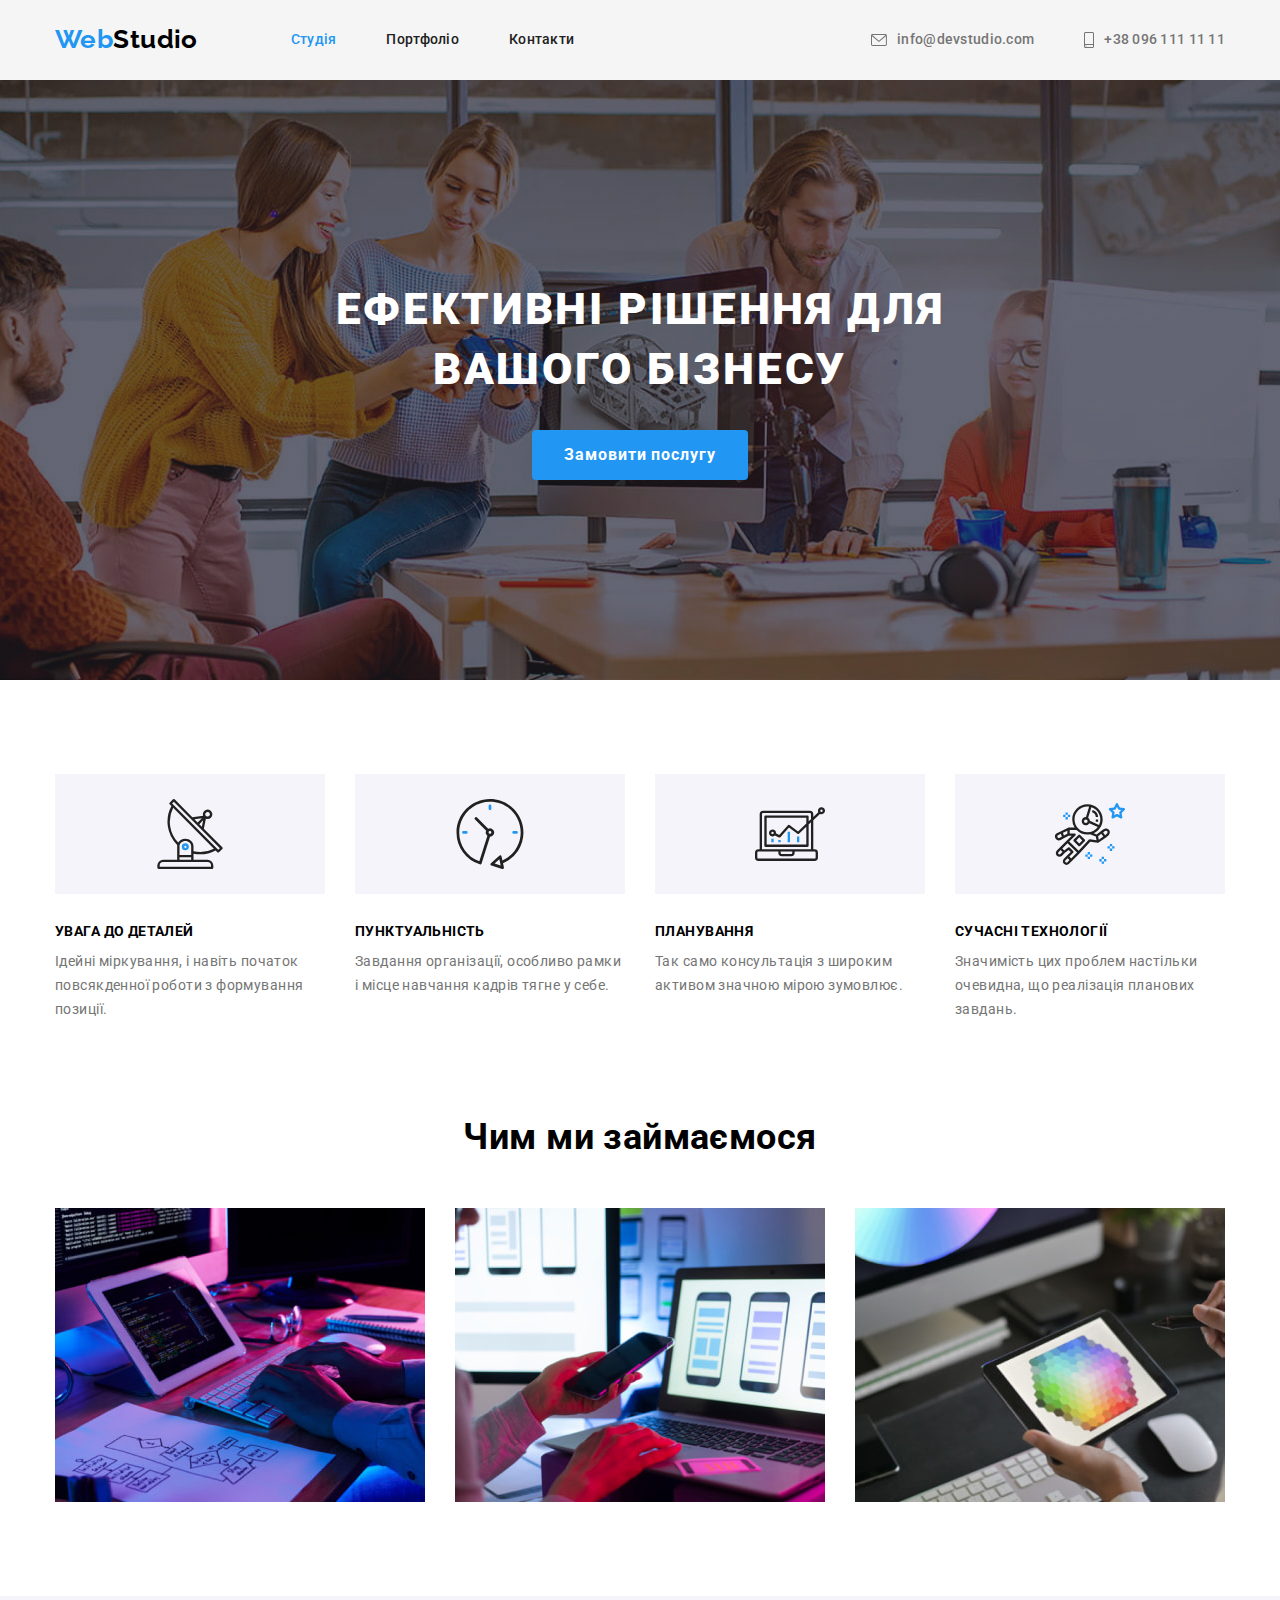
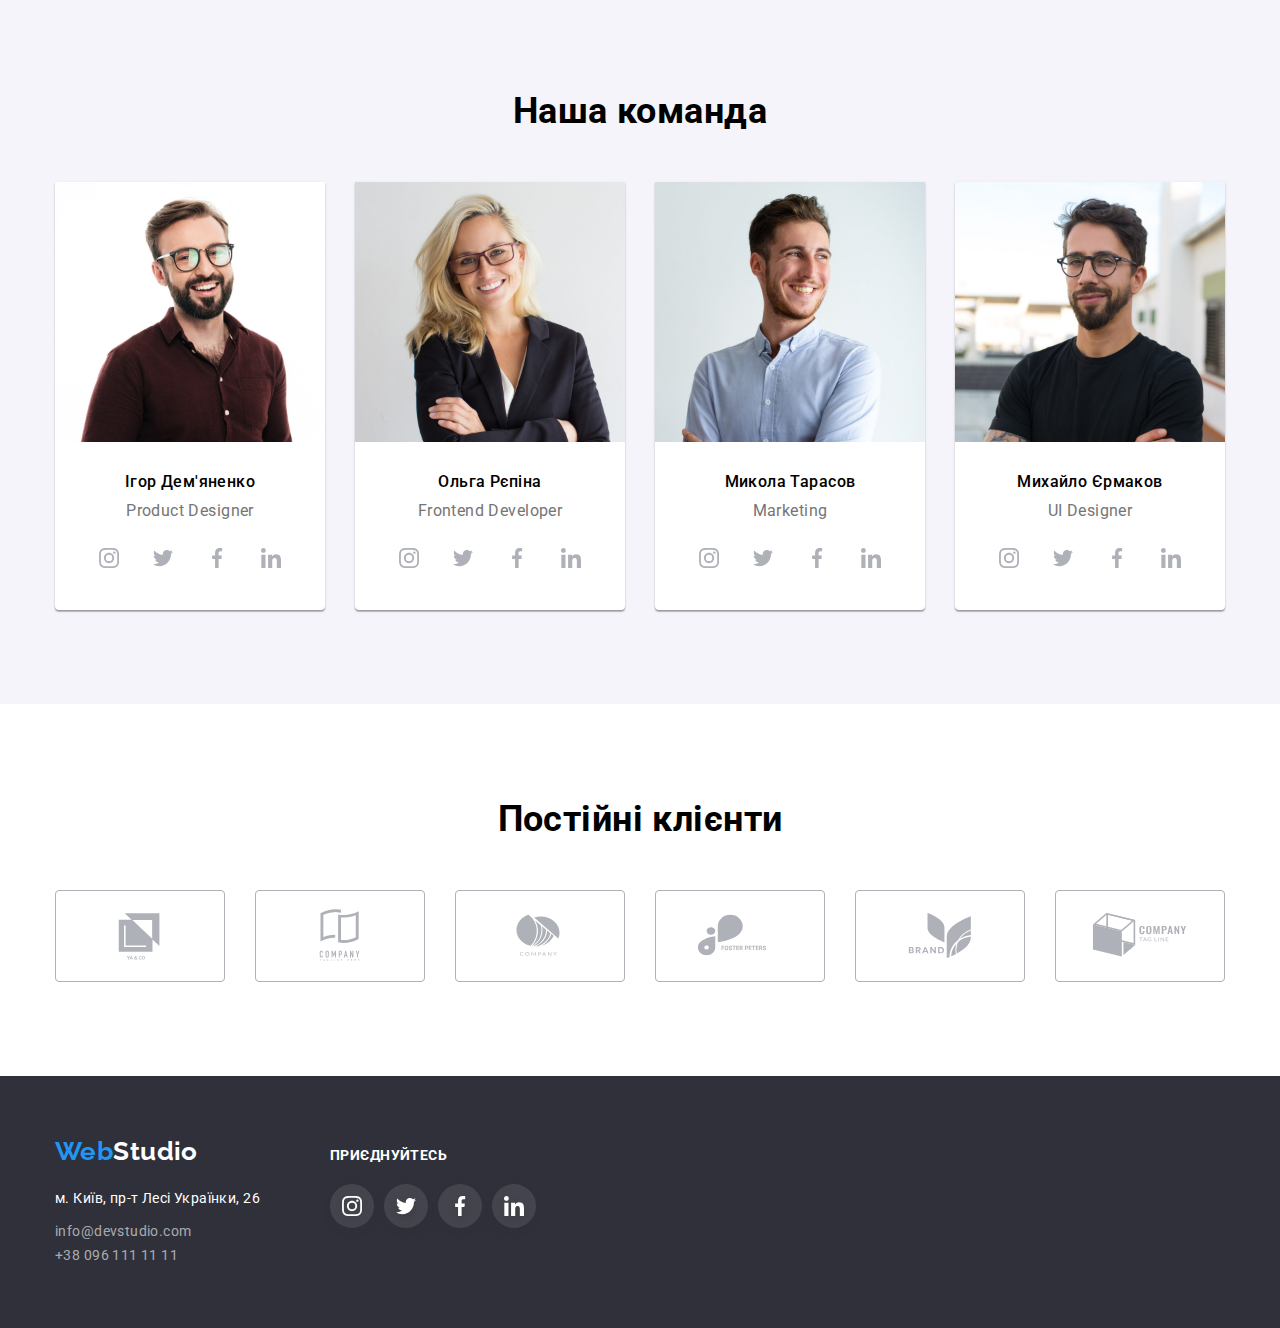
<file: index.html>
<!DOCTYPE html>
<html lang="uk">
<head>
    <meta charset="UTF-8">
    <meta http-equiv="X-UA-Compatible" content="IE=edge">
    <meta name="viewport" content="width=device-width, initial-scale=1.0">
    <title>WebStudio</title>
    <link rel="preconnect" href="https://fonts.googleapis.com">
    <link rel="preconnect" href="https://fonts.gstatic.com" crossorigin>
    <link href="https://fonts.googleapis.com/css2?family=Raleway:wght@700&family=Roboto:wght@400;500;700;900&display=swap"
        rel="stylesheet">
    <link rel="stylesheet" href="https://cdnjs.cloudflare.com/ajax/libs/modern-normalize/1.1.0/modern-normalize.min.css">
    <link rel="stylesheet" href="./styles.css">
</head>
<body class="page">
    <header class="header-page">
        <div class="container header-container">
            <nav class="site-nav">            
            <a class="logo link" href="/">Web<span class="site-logo link">Studio</span></a>
            <ul class="list-nav list">
                <li class="list-item header-item"><a class="link-nav active link" href="./main.html">Студія</a></li>
                <li class="list-item header-item"><a class="link-nav link" href="./portfolio.html">Портфоліо</a></li>
                <li class="list-item header-item"><a class="link-nav link" href="">Контакти</a></li>            
            </ul>
        </nav>

            <ul class="header-group list">
                <li class="list-item"><a class="link-contact link" href="mailto:info@devstudio.com">
                    <svg class="link-address" width="16" height="12">
                    <use href="./images/icons.svg#icon-mail"></use>
                </svg>info@devstudio.com</a></li>
                <li class="list-item"><a class="link-contact link" href="tel:+380961111111">
                    <svg class="link-address" width="10" height="16">
                    <use href="./images/icons.svg#icon-tel"></use>
                </svg>+38 096 111 11 11</a></li>
            </ul>
        </div>          
    </header>

    <main>
        <section class="hero">
            <div class="container hero-container">
            <h1 class="main-title">Ефективні рішення для вашого бізнесу</h1>
            <button class="btn-hero btn-hero-active" type="button">Замовити послугу</button>
            </div>
        </section>
        
        <section class="features section">
            <div class="container">
            <h2 hidden>Особливості</h2>
            <ul class="list list-features">
                <li class="list-item features-item">
                    <div class="icon-block"><svg class="feature-icon" width="70" height="70">
                        <use href="./images/icons.svg#icon-antenna"></use>
                    </svg></div>                
                    <h3 class="subtitle">УВАГА ДО ДЕТАЛЕЙ</h3>
                    <p class="desk">Ідейні міркування, і навіть початок повсякденної роботи з формування позиції.</p>
                </li>
                <li class="list-item features-item">
                    <div class="icon-block"><svg class="feature-icon" width="70" height="70">
                        <use href="./images/icons.svg#icon-clock"></use>
                    </svg></div>
                    <h3 class="subtitle">ПУНКТУАЛЬНІСТЬ</h3>
                    <p class="desk">Завдання організації, особливо рамки і місце навчання кадрів тягне у себе.</p>
                </li>
                <li class="list-item features-item">
                    <div class="icon-block"><svg class="feature-icon" width="70" height="70">
                        <use href="./images/icons.svg#icon-diagram"></use>
                    </svg></div>
                    <h3 class="subtitle">ПЛАНУВАННЯ</h3>
                    <p class="desk">Так само консультація з широким активом значною мірою зумовлює.</p>
                </li>
                <li class="list-item features-item">
                    <div class="icon-block"><svg class="feature-icon" width="70" height="70">
                        <use href="./images/icons.svg#icon-astronaut"></use>
                    </svg></div>
                    <h3 class="subtitle">СУЧАСНІ ТЕХНОЛОГІЇ</h3>
                    <p class="desk">Значимість цих проблем настільки очевидна, що реалізація планових завдань.</p>
                </li>
            </ul>
        </div>
        </section>
        
        <section class="services section">
            <div class="container">
            <h2 class="section-title ">Чим ми займаємося</h2>
            <ul class="list services-list">
                <li class="list-item services-item"><img class="img" src="./images/box1.jpg" alt="Верстка" width="370" height="294"></li>
                <li class="list-item services-item"><img class="img" src="./images/box2.jpg" alt="Створення мобільних додатків" width="370" height="294"></li>
                <li class="list-item services-item"><img class="img" src="./images/box3.jpg" alt="Створення ігр" width="370" height="294"></li>
            </ul>
        </div>
        </section>
        
        <section class="team section">
            <div class="container"><h2 class="section-title">Наша команда</h2>
            <ul class="list team-list">
                <li class="team-item">
                    <img class="img" src="./images/photo1.jpg" alt="Product Designer Photo" width="270" height="260">
                    <div class="card">
                        <h3 class="team-name">Ігор Дем'яненко</h3>
                        <p class="team-position">Product Designer</p>
                        <ul class="list socials">
                            <li class="list-item socials-item">
                                <a class="social-links"
                                    href="https://instagram.com"
                                    target="_blank"
                                    rel="noopener noreferrer"
                                    aria-label="Instagram"><svg class="socials-icon" width="20" height="20">
                                        <use href="./images/icons.svg#icon-instagram"></use>
                                    </svg>
                                </a>
                            </li>
                            <li class="list-item socials-item">
                                <a class="social-links"
                                    href="https://twitter.com"
                                    target="_blank"
                                    rel="noopener noreferrer"
                                    aria-label="Twitter"><svg class="socials-icon" width="20" height="20">
                                        <use href="./images/icons.svg#icon-twitter"></use>
                                    </svg>
                                </a>
                            </li>
                            <li class="list-item socials-item">
                                <a class="social-links"
                                    href="https://facebook.com"
                                    target="_blank"
                                    rel="noopener noreferrer"
                                    aria-label="Facebook"><svg class="socials-icon" width="20" height="20">
                                        <use href="./images/icons.svg#icon-facebook"></use>
                                    </svg>
                                </a>
                            </li>
                            <li class="list-item socials-item">
                                <a class="social-links"
                                    href="https://linkedin.com"
                                    target="_blank"
                                    rel="noopener noreferrer"
                                    aria-label="Linkedin"><svg class="socials-icon" width="20" height="20">
                                        <use href="./images/icons.svg#icon-linkedin"></use>
                                    </svg>
                                </a>
                            </li>
                        </ul>
                    </div>
                </li>
                <li class="team-item socials-item">
                    <img class="img" src="./images/photo2.jpg" alt="Frontend Developer Photo" width="270" height="260">
                    <div class="card">
                        <h3 class="team-name">Ольга Рєпіна</h3>
                        <p class="team-position">Frontend Developer</p>
                        <ul class="list socials">
                            <li class="list-item">
                                <a class="social-links"
                                    href="https://instagram.com"
                                    target="_blank"
                                    rel="noopener noreferrer"
                                    aria-label="Instagram"><svg class="socials-icon" width="20" height="20">
                                        <use href="./images/icons.svg#icon-instagram"></use>
                                    </svg>
                                </a>
                            </li>
                            <li class="list-item socials-item">
                                <a class="social-links"
                                    href="https://twitter.com"
                                    target="_blank"
                                    rel="noopener noreferrer"
                                    aria-label="Twitter"><svg class="socials-icon" width="20" height="20">
                                        <use href="./images/icons.svg#icon-twitter"></use>
                                    </svg>
                                </a>
                            </li>
                            <li class="list-item socials-item">
                                <a class="social-links"
                                    href="https://facebook.com"
                                    target="_blank"
                                    rel="noopener noreferrer"
                                    aria-label="Facebook"><svg class="socials-icon" width="20" height="20">
                                        <use href="./images/icons.svg#icon-facebook"></use>
                                    </svg>
                                </a>
                            </li>
                            <li class="list-item socials-item">
                                <a class="social-links"
                                    href="https://linkedin.com"
                                    target="_blank"
                                    rel="noopener noreferrer"
                                    aria-label="Linkedin"><svg class="socials-icon" width="20" height="20">
                                        <use href="./images/icons.svg#icon-linkedin"></use>
                                    </svg>
                                </a>
                            </li>
                        </ul>
                        
                    </div>
                </li>
                <li class="team-item socials-item">
                    <img class="img" src="./images/photo3.jpg" alt="Marketing Photo" width="270" height="260">
                    <div class="card">
                        <h3 class="team-name">Микола Тарасов</h3>
                        <p class="team-position">Marketing</p>
                        <ul class="list socials">
                            <li class="list-item">
                                <a class="social-links"
                                    href="https://instagram.com"
                                    target="_blank"
                                    rel="noopener noreferrer"
                                    aria-label="Instagram"><svg class="socials-icon" width="20" height="20">
                                        <use href="./images/icons.svg#icon-instagram"></use>
                                    </svg>
                                </a>
                            </li>
                            <li class="list-item socials-item">
                                <a class="social-links"
                                    href="https://twitter.com"
                                    target="_blank"
                                    rel="noopener noreferrer"
                                    aria-label="Twitter"><svg class="socials-icon" width="20" height="20">
                                        <use href="./images/icons.svg#icon-twitter"></use>
                                    </svg>
                                </a>
                            </li>
                            <li class="list-item socials-item">
                                <a class="social-links"
                                    href="https://facebook.com"
                                    target="_blank"
                                    rel="noopener noreferrer"
                                    aria-label="Facebook"><svg class="socials-icon" width="20" height="20">
                                        <use href="./images/icons.svg#icon-facebook"></use>
                                    </svg>
                                </a>
                            </li>
                            <li class="list-item socials-item">
                                <a class="social-links"
                                    href="https://linkedin.com"
                                    target="_blank"
                                    rel="noopener noreferrer"
                                    aria-label="Linkedin"><svg class="socials-icon" width="20" height="20">
                                        <use href="./images/icons.svg#icon-linkedin"></use>
                                    </svg>
                                </a>
                            </li>
                        </ul>
                    </div>
                </li>
                <li class="team-item socials-item">
                    <img class="img" src="./images/photo4.jpg" alt="UI Designer Photo" width="270" height="260">
                    <div class="card">
                        <h3 class="team-name">Михайло Єрмаков</h3>
                        <p class="team-position">UI Designer</p>
                        <ul class="list socials">
                            <li class="list-item">
                                <a class="social-links"
                                    href="https://instagram.com"
                                    target="_blank"
                                    rel="noopener noreferrer"
                                    aria-label="Instagram"><svg class="socials-icon" width="20" height="20">
                                        <use href="./images/icons.svg#icon-instagram"></use>
                                    </svg>
                                </a>
                            </li>
                            <li class="list-item socials-item">
                                <a class="social-links"
                                    href="https://twitter.com"
                                    target="_blank"
                                    rel="noopener noreferrer"
                                    aria-label="Twitter"><svg class="socials-icon" width="20" height="20">
                                        <use href="./images/icons.svg#icon-twitter"></use>
                                    </svg>
                                </a>
                            </li>
                            <li class="list-item socials-item">
                                <a class="social-links"
                                    href="https://facebook.com"
                                    target="_blank"
                                    rel="noopener noreferrer"
                                    aria-label="Facebook"><svg class="socials-icon" width="20" height="20">
                                        <use href="./images/icons.svg#icon-facebook"></use>
                                    </svg>
                                </a>
                            </li>
                            <li class="list-item socials-item">
                                <a class="social-links"
                                    href="https://linkedin.com"
                                    target="_blank"
                                    rel="noopener noreferrer"
                                    aria-label="Linkedin"><svg class="socials-icon" width="20" height="20">
                                        <use href="./images/icons.svg#icon-linkedin"></use>
                                    </svg>
                                </a>
                            </li>
                        </ul>
                    </div>
                </li>
            </ul>
        </div>
        </section>

        <section class="section clients">
            <div class="container">
                <h2 class="section-title">Постійні клієнти</h2>
                <ul class="list clients-list">
                    <li class="list-item clients-item">
                        <div class="clients-block"><a class="clients-link link" href="" width="170px" heighth="92px">
                            <svg class="clients-icon" width="106" height="60"><use href="./images/icons.svg#icon-Logo"></use></svg>
                        </a></div>
                    </li>
                    <li class="list-item clients-item">
                        <div class="clients-block"><a class="clients-link link" href="" width="170px" heighth="92px">
                            <svg class="clients-icon" width="106" height="60"><use href="./images/icons.svg#icon-Logo-1"></use></svg>
                        </a></div>
                    </li>
                    <li class="list-item clients-item">
                        <div class="clients-block"><a class="clients-link link" href="" width="170px" heighth="92px">
                            <svg class="clients-icon" width="106" height="60"> class="" width="41px" height="47px"<use href="./images/icons.svg#icon-Logo-2"></use></svg>
                        </a></div>
                    </li>
                    <li class="list-item clients-item">
                        <div class="clients-block"><a class="clients-link link" href="" width="170px" heighth="92px">
                            <svg class="clients-icon" width="106" height="60"><use href="./images/icons.svg#icon-Logo-3"></use></svg>
                        </a></div>
                    </li>
                    <li class="list-item clients-item">
                        <div class="clients-block"><a class="clients-link link" href="" width="170px" heighth="92px">
                            <svg class="clients-icon" width="106" height="60"><use href="./images/icons.svg#icon-Logo-4"></use></svg>
                        </a></div>
                    </li>
                    <li class="list-item clients-item">
                        <div class="clients-block"><a class="clients-link link" href="" width="170px" heighth="92px">
                            <svg class="clients-icon" width="106" height="60"><use href="./images/icons.svg#icon-Logo-5"></use></svg>
                        </a></div>
                    </li>
                </ul>

            </div>
        </section>
    </main>
    
    <footer class="footer">        
        <div class="container footer-container">
           <div><a class="logo link logo-footer" href="/">Web<span class="accent link">Studio</span></a>    
            <address class="address-list list">
                <p class="address-footer">м. Київ, пр-т Лесі Українки, 26</p>
                <ul class="contacts-list list">
                    <li class="list-item"><a class="link contacts mail" href="mailto:info@devstudio.com">info@devstudio.com</a></li>
                    <li class="list-item"><a class="link contacts tel" href="tel:+380961111111">+38 096 111 11 11</a></li>
                </ul>                
            </address>
            </div>        
        
        <div class="social-links-block">
            <ul class="social-list-footer">
            <p class="social-links-title">приєднуйтесь</p>
            <ul class="list social-links-footer">
                <li class="list-item socials-item">
                    <a class="social-links sl-footer"
                        href="https://instagram.com"
                        target="_blank"
                        rel="noopener noreferrer"
                        aria-label="Instagram"><svg class="socials-icon si-footer" width="20" height="20">
                                        <use href="./images/icons.svg#icon-instagram"></use>
                        </svg>
                    </a>
                </li>
                <li class="list-item socials-item">
                    <a class="social-links sl-footer"
                        href="https://twitter.com"
                        target="_blank"
                        rel="noopener noreferrer"
                        aria-label="Twitter"><svg class="socials-icon si-footer" width="20" height="20">
                                        <use href="./images/icons.svg#icon-twitter"></use>
                        </svg>
                    </a>
                </li>
                <li class="list-item socials-item">
                    <a class="social-links sl-footer"
                        href="https://facebook.com"
                        target="_blank"
                        rel="noopener noreferrer"
                        aria-label="Facebook"><svg class="socials-icon si-footer" width="20" height="20">
                                        <use href="./images/icons.svg#icon-facebook"></use>
                        </svg>
                    </a>
                </li>
                <li class="list-item socials-item">
                    <a class="social-links sl-footer"
                        href="https://linkedin.com"
                        target="_blank"
                        rel="noopener noreferrer"
                        aria-label="Linkedin"><svg class="socials-icon si-footer" width="20" height="20">
                                        <use href="./images/icons.svg#icon-linkedin"></use>
                        </svg>
                    </a>
                </li></ul>
        </ul>     
    </div>
</div>
    </footer>
</body>
</html>
</file>
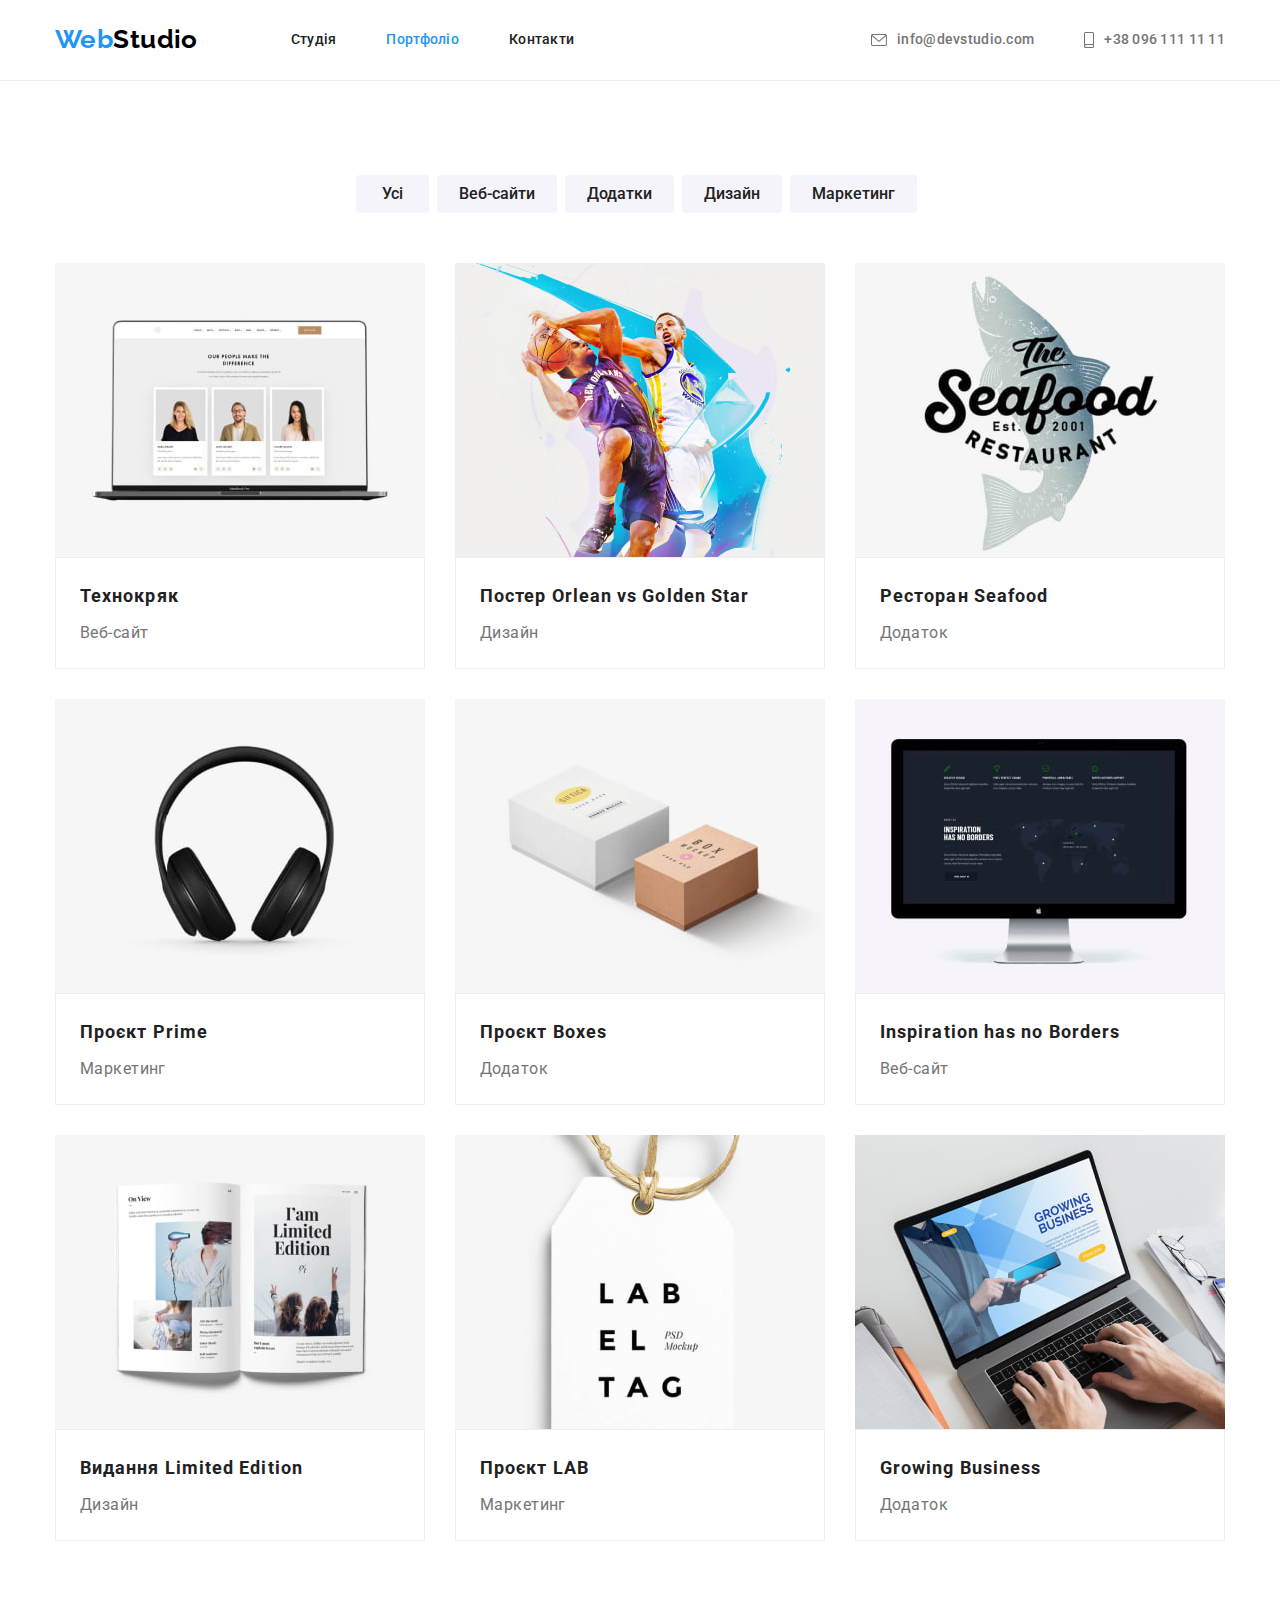
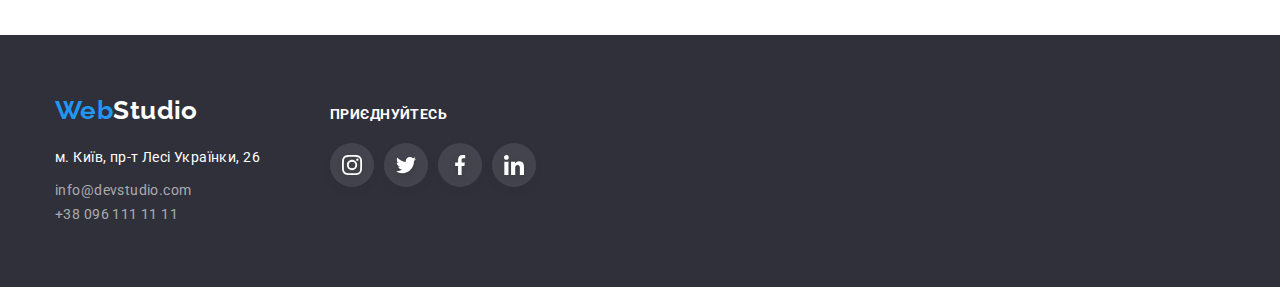
<file: portfolio.html>
<!DOCTYPE html>
<html lang="uk">
<head>
    <meta charset="UTF-8">
    <meta http-equiv="X-UA-Compatible" content="IE=edge">
    <meta name="viewport" content="width=device-width, initial-scale=1.0">
    <title>WebStudio</title>
    <link rel="preconnect" href="https://fonts.googleapis.com">
    <link rel="preconnect" href="https://fonts.gstatic.com" crossorigin>
    <link href="https://fonts.googleapis.com/css2?family=Raleway:wght@700&family=Roboto:wght@400;500;700;900&display=swap"
        rel="stylesheet">
    <link rel="stylesheet" href="https://cdnjs.cloudflare.com/ajax/libs/modern-normalize/1.1.0/modern-normalize.min.css">
    <link rel="stylesheet" href="./styles.css">
</head>
<body class="page page-body">
    <header class="header">
        <div class="container header-container">
            <nav class="site-nav">
            <div class="header-link">
            <a class="logo link" href="/">Web<span class="site-logo link">Studio</span></a></div>
            <ul class="list-nav">
                <li class="list-item header-item"><a class="link-nav link" href="./index.html">Студія</a></li>
                <li class="list-item header-item"><a class="link-nav active link" href="./portfolio.html">Портфоліо</a></li>
                <li class="list-item header-item"><a class="link-nav link" href="">Контакти</a></li>
            </ul>
        </nav>

            <ul class="header-group list">
                <li class="list-item"><a class="link-nav link-contact link" href="mailto:info@devstudio.com">
                    <svg class="link-address" width="16" height="12">
                    <use href="./images/icons.svg#icon-mail"></use>
                </svg>info@devstudio.com</a></li>
                <li class="list-item"><a class="link-nav link-contact link" href="tel:+380961111111">
                    <svg class="link-address" width="10" height="16">
                    <use href="./images/icons.svg#icon-tel"></use>
                </svg>+38 096 111 11 11</a></li>
            </ul>
        </div>    
                
    </header>

    <main>
        <section class="projects section">
            <div class="container"><h1 hidden>Проекти</h1>
            <ul class="filters list">
                <li class="list-item"><button class="btn-filter btn-all" type="button">Усі</button> </li>
                <li class="list-item"><button class="btn-filter" type="button">Веб-сайти</button> </li>
                <li class="list-item"><button class="btn-filter" type="button">Додатки</button></li>
                <li class="list-item"><button class="btn-filter" type="button">Дизайн</button></li>
                <li class="list-item"><button class="btn-filter" type="button">Маркетинг</button></li>
            </ul>
            <ul class="works list">
                <li class="work-list">
                    <a class="link portfolio-link" href="">
                    <img src="./images/tekhnokryak.jpg" alt="Фото монітору с відкритим сайтом" width="370" height="294">
                    <div class="portfolio-cards"><h2 class="project-name">Технокряк</h2>
                    <p class="work-type">Веб-сайт</p></div>
                    </a>
                </li>
                <li class="work-list">
                    <a class="link portfolio-link" href="">
                    <img src="./images/poster.jpg" alt="Постер з баскетболістами" width="370" height="294">
                    <div class="portfolio-cards"><h2 class="project-name">Постер <span lang="en">Orlean vs Golden Star</span></h2>
                    <p class="work-type">Дизайн</p></div>
                    </a>
                </li>
                <li class="work-list">
                    <a class="link portfolio-link" href="">
                    <img src="./images/restaurant.jpg" alt="Логотип ресторану" width="370" height="294">
                    <div class="portfolio-cards"><h2 class="project-name">Ресторан <span lang="en"> Seafood</span></h2>
                    <p class="work-type">Додаток</p></div>
                </a>
                </li>
                <li class="work-list">
                    <a class="link portfolio-link" href="">
                    <img src="./images/prime.jpg" alt="Навушники" width="370" height="294">
                    <div class="portfolio-cards"><h2 class="project-name">Проєкт <span lang="en">Prime</span></h2>
                    <p class="work-type">Маркетинг</p></div>
                </a>
                </li>
                <li class="work-list">
                    <a class="link portfolio-link" href="">
                    <img src="./images/boxes.jpg" alt="Два бокси" width="370" height="294">
                    <div class="portfolio-cards"><h2 class="project-name">Проєкт <span lang="en">Boxes</span></h2>
                    <p class="work-type"> Додаток</p></div>
                </a>
                </li>
                <li class="work-list">
                    <a class="link portfolio-link" href="">
                    <img src="./images/inspirations.jpg" alt="Монітор с відкритою головною сторінкою сайту" width="370" height="294">
                    <div class="portfolio-cards"><h2 class="project-name"><span lang="en">Inspiration has no Borders</span></h2>
                    <p class="work-type">Веб-сайт</p></div>
                </a>
                </li>
                <li class="work-list">
                    <a class="link portfolio-link" href="">
                        <img src="./images/edition.jpg" alt="Розгорнутий журнал" width="370" height="294">
                        <div class="portfolio-cards"><h2 class="project-name">Видання <span lang="en">Limited Edition</span></h2>
                        <p class="work-type">Дизайн</p></div>
                    </a>
                </li>
                <li class="work-list">
                    <a class="link portfolio-link" href="">
                    <img src="./images/lab.jpg" alt="Бірка з надписом" width="370" height="294">
                    <div class="portfolio-cards"><h2 class="project-name">Проєкт <span lang="en">LAB</span></h2>
                    <p class="work-type">Маркетинг</p></div>
                </a>
                </li>
                <li class="work-list">
                    <a class="link portfolio-link" href="">
                    <img src="./images/growing.jpg" alt="Зображення телефону на екрані ноутбуку" width="370" height="294">
                    <div class="portfolio-cards"><h2 class="project-name"><span lang="en">Growing Business</span></h2>
                    <p class="work-type">Додаток</p></div>
                    </a>
                </li>
            </ul>
        </div>
        </section>
    </main>
    
    <footer class="footer">
        <div class="container footer-container">
            <div>
                <a class="logo link logo-footer" href="/">Web<span class="accent link">Studio</span></a>
             <address class="address-list list">
                <p class="address-footer">м. Київ, пр-т Лесі Українки, 26</p>
                <ul class="contacts-list list">
                    <li class="list-item"><a class="link contacts tel" href="mailto:info@devstudio.com">info@devstudio.com</a></li>
                    <li class="list-item"><a class="link contacts mail" href="tel:+380961111111">+38 096 111 11 11</a></li>
                </ul>
            </address>
        </div>

        <div class="social-links-block">
            <ul class="social-list-footer">
            <p class="social-links-title">приєднуйтесь</p>
            <ul class="list social-links-footer">
                <li class="list-item socials-item">
                    <a class="social-links sl-footer"
                        href="https://instagram.com"
                        target="_blank"
                        rel="noopener noreferrer"
                        aria-label="Instagram"><svg class="socials-icon si-footer" width="20" height="20">
                                        <use href="./images/icons.svg#icon-instagram"></use>
                        </svg>
                    </a>
                </li>
                <li class="list-item socials-item">
                    <a class="social-links sl-footer"
                        href="https://twitter.com"
                        target="_blank"
                        rel="noopener noreferrer"
                        aria-label="Twitter"><svg class="socials-icon si-footer" width="20" height="20">
                                        <use href="./images/icons.svg#icon-twitter"></use>
                        </svg>
                    </a>
                </li>
                <li class="list-item socials-item">
                    <a class="social-links sl-footer"
                        href="https://facebook.com"
                        target="_blank"
                        rel="noopener noreferrer"
                        aria-label="Facebook"><svg class="socials-icon si-footer" width="20" height="20">
                                        <use href="./images/icons.svg#icon-facebook"></use>
                        </svg>
                    </a>
                </li>
                <li class="list-item socials-item">
                    <a class="social-links sl-footer"
                        href="https://linkedin.com"
                        target="_blank"
                        rel="noopener noreferrer"
                        aria-label="Linkedin"><svg class="socials-icon si-footer" width="20" height="20">
                                        <use href="./images/icons.svg#icon-linkedin"></use>
                        </svg>
                    </a>
                </li></ul>
        </ul>        
    </div>
    </div>
    </footer>
</body>
</html>
</file>
<file: styles.css>
/* Основной цвет фона F5F5F5 */
/* Вторичный цвет фона 2F303A */
/* Основной цвет текста 212121 */
/* вторичный цвет текста 757575 */
/* доп.цвета лого,хедер голубой:2196F3, черный:000000 */
/* цвет кнопок 2196F3 */
/* цвет кнопок портфолио неакт F5F4FA */

:root {
    /* Fonts */

    --main-font: roboto, sans-serif;
    --logo-font: raleway, sans-serif;

    /* Text colors */

    --primary-color: #212121;
    --secondary-color: #757575;
    --hero-color: #FFFFFF;

    /* Background colors */

    --primary-bkgcolor: #FFFFFF;
    --secondary-bkgcolor: #2F303A;
    --body-bgk: #F5F5F5;

    /* Others */

    --button-color-hero: #2196F3;
    --button-color: #F5F4FA;
    --link-active: #2196F3;
    --light-bgk: #F5F4FA;
    --button-color-active: #188CE8;
    --logo-header: #000000;
    --contacts-footer: rgba(255, 255, 255, 0.6);
    --social-links: #AFB1B8;
}

.page {
color: var(--primary-bkgcolo);
background-color: var(--body-bgk);
font-family: var(--main-font);
font-size: 14px;
letter-spacing: 0.03em;
}

.container {
width: 1200px;
padding: 0 15px 0 15px;
margin-left: auto;
margin-right: auto;
}

h1,
h2,
h3,
p,
ul {
margin-top: 0;
margin-bottom: 0;
padding: 0;
}

.section {
padding: 94px 0;
width: 100%;
}

/* IMAGES */

img {
display: block;
max-width: 100%;
height: auto;
}

/* HEADER */
.header {
border-bottom: 1px solid #ECECEC;
}

.header-group {
color: var(--secondary-color);
font-weight: 500;
line-height: 1.14;
letter-spacing: 0.02em;
display: flex;
align-items: center;
}

.site-nav {
display: flex;
align-items: center;
margin-right: auto;
margin-left: 0;
}

.header-container {
display: flex;
align-items: center;
}

.header-link .header-item {
display: block;
align-items: center;
}

.header-item {
padding-top: 32px;
padding-bottom: 32px;
}

.header-group .list-item + .list-item {
margin-left: auto;
margin-right: 0;
}

.logo {
font-family: var(--logo-font);
color: var(--link-active);
font-weight: 700;
font-size: 26px;
line-height: 1.19;
display: block;
align-items: center;
padding-top: 24px;
padding-bottom: 25px;
}

.site-logo {
color: var(--logo-header);
}

.list-nav {
font-weight: 500;
line-height: 1.14;
letter-spacing: 0.02em;
display: flex;
min-width: 45px;
margin-left: 93px;
margin-right: auto;
}

.link-nav {
text-decoration: none;
color: var(--primary-color);
}

.list-nav li {
margin-right: 50px;
}

.header-group li {
margin-right: 50px
}

.link-address {
fill: currentColor;
display: flex;
gap: 10px;
}

/* Общие для ссылок */
.link:hover,
.link:focus {
color: var(--link-active);
}

.list, .list-item,
.link-item, .work-list {
list-style:none
}

.link,
.work-link {
text-decoration: none;
}

.link-contact {
display: flex;
gap: 10px;
align-items: center;
color: var(--secondary-color);
text-decoration: none;
padding-top: 32px;
padding-bottom: 32px;
}

.active {
color: var(--link-active);
}

/* HERO */

.hero {
background-image: linear-gradient(rgba(47, 48, 58, 0.4), rgba(47, 48, 58, 0.4)), url(./images/hero.jpg);
background-color: var(--secondary-bkgcolor);
max-width: 1600px;
background-position: center;
background-repeat: no-repeat;
background-size: cover;
margin-left: auto;
margin-right: auto;
padding-top: 200px;
padding-bottom: 200px;
}

.hero-container {
display: flex;
text-align: center;
flex-direction: column;
}

.main-title {
font-weight: 900;
font-size: 44px;
line-height: 1.36;
letter-spacing: 0.06em;
text-transform: uppercase;
color: var(--hero-color);
margin-top: 0;
margin-bottom: 30px;
width: 696px;
margin-left: auto;
margin-right: auto;
}

.btn-hero {
border: none;
cursor: pointer;
font-family: inherit;
background-color: var(--button-color-hero);
color: var(--hero-color);
font-weight: 700;
font-size: 16px;
line-height: 1.88;
display: flex;
align-items: center;
letter-spacing: 0.06em;
border-radius: 4px;
padding: 10px 32px;
min-width: 216px;
display: block;
margin-left: auto;
margin-right: auto;
}

.btn-hero-active:active {
background-color: var(--button-color-active);
}

/* Features */

.features {
background-color: var(--primary-bkgcolor);
padding-bottom: 0;
}

.subtitle {
font-weight: 700;
font-size: 14px;
line-height: 1.14;
letter-spacing: 0.03em;
text-transform: uppercase;
margin-top: 0;
margin-bottom: 10px;
}

.features p {
color: var(--secondary-color);
font-weight: 400;
line-height: 1.71;
}

.list-features {
display: flex;
gap: 30px;
}

.features-item {
width: 270px;
}

.feature-icon {
display: flex;
border-radius: 4px;
}

.icon-block {
display: flex;
gap: 30px;
align-items: center;
justify-content: center;
width: 270px;
height: 120px;
background-color: var(--light-bgk);
margin-bottom: 30px;
}

/* SERVICES */

.services {
background-color: var(--primary-bkgcolor);
}

.section-title {
font-weight: 700;
font-size: 36px;
line-height: 1.17;
text-align: center;
margin-bottom: 50px;
}

.services-list {
display: flex;
gap: 30px;
}

.services-item {
width: 370px;
}

/* TEAM */

.team-list {
display: flex;
gap: 30px;
}

.team-item {
background-color: var(--hero-color);
width: 270px;
box-shadow: 0px 1px 3px rgba(0, 0, 0, 0.12), 0px 1px 1px rgba(0, 0, 0, 0.14), 0px 2px 1px rgba(0, 0, 0, 0.2);
border-radius: 0px 0px 4px 4px;
}

.card {
padding-top: 30px;
padding-bottom: 30px;
}

.team {
background-color: var(--light-bgk);
}

.team-name {
font-weight: 500;
font-size: 16px;
line-height: 1.19;
text-align: center;
margin-bottom: 10px;
}

.team-position {
font-weight: 400;
font-size: 16px;
text-align: center;
line-height: 1.19;
color: var(--secondary-color);
margin-bottom: 16px;
}

.socials {
display: flex;
gap: 10px;
justify-content: center;
}

.social-links {
width: 44px;
height: 44px;
background-color: var(--primary-bkgcolor);
border-radius: 50%;
display: flex;
align-items: center;
justify-content: center;
color: var(--social-links);
}

.social-links:hover,
.social-links:focus {
color: var(--hero-color);
background-color: var(--link-active);
}

.socials-icon {
fill: currentColor;
}

/* CLIENTS */

.clients-list {
display: flex;
gap: 30px;
justify-content: center;
}

.clients {
background-color: var(--primary-bkgcolor);
}

.clients-icon {
display: flex;
fill: currentColor;
}

.clients-link {
color: var(--social-links);
display: flex;
justify-content: center;
align-items: center;
border: 1px solid var(--social-links);
border-radius: 4px;
width: 170px;
height: 92px;
}

.clients-link:hover,
.clients-link:focus {
border: 1px solid var(--button-color-hero);
}

/* Footer */

.footer {
background-color: var(--secondary-bkgcolor);
padding-top: 60px;
padding-bottom: 60px;
}

.address-list,
.contacts {
color: var(--hero-color);
font-style: normal;
font-weight: 400;
line-height: 1.71;
}

.accent {
color: var(--hero-color);
}

.logo-footer {
display: block;
padding: 0;
margin-bottom: 20px;
}

.contacts-list a {
color:var(--contacts-footer)
}

.address-footer {
margin-bottom: 9px;
}

.contact-mail {
margin-bottom: 9px;
}

.address-footer {
display: flex;
}

.social-links-block {
display: flex;
}

.footer-container {
display: flex;
gap: 70px;
align-items: baseline;
}

.social-links-title {
font-weight: 700;
font-size: 14px;
line-height: 1.14;
letter-spacing: 0.03em;
text-transform: uppercase;    
color: var(--hero-color);
margin-bottom: 20px;
}

.sl-footer {
background-color: rgba(255, 255, 255, 0.1);
color: var(--hero-color);
filter: drop-shadow(0px 4px 4px rgba(0, 0, 0, 0.25));
}

.social-links-footer {
display: flex;
gap: 10px;
}


/* Portfolio Buttons */
.filters {
display: flex;
justify-content: center;
margin-bottom: 50px;
}

.btn-filter {
border: none;
background-color: var(--button-color);
color: var(--primary-color);
font-family: inherit;
font-weight: 500;
font-size: 16px;
line-height: 1.63;
text-align: center;
border-radius: 4px;
padding: 6px 22px;
display: inline-block;
min-width: 73px;
margin-right: 8px;
}

.btn-all {
padding: 6px 25px;
}

.btn-filter:hover,
.btn-filter:focus {
background-color: var(--link-active);
color: var(--hero-color);
filter: drop-shadow(0px 4px 4px rgba(0, 0, 0, 0.25));
}

/* Portfolio Projects */
.page-body {
background-color: var(--hero-color);
}

.portfolio-cards {
background: #FFFFFF;
border-top: 1px solid #EEEEEE;
border-bottom: 1px solid #EEEEEE;
border-left: 1px solid #EEEEEE;
border-right: 1px solid #EEEEEE;
padding: 20px 24px 20px 24px;
}

.portfolio-link:hover,
.portfolio-link:focus {
filter: drop-shadow(0px 4px 4px rgba(0, 0, 0, 0.25));
}

.portfolio-link {
display: block;
}

.project-name {
color: var(--primary-color);
font-weight: 700;
font-size: 18px;
line-height: 2;
letter-spacing: 0.06em;
}

.work-type {
font-weight: 400;
font-size: 16px;
line-height: 1.88;
color: var(--secondary-color);
margin-top: 4px;
}

.works {
display: flex;
flex-wrap: wrap;
gap: 30px;
}

.work-list {
width: 370px;
}
</file>
